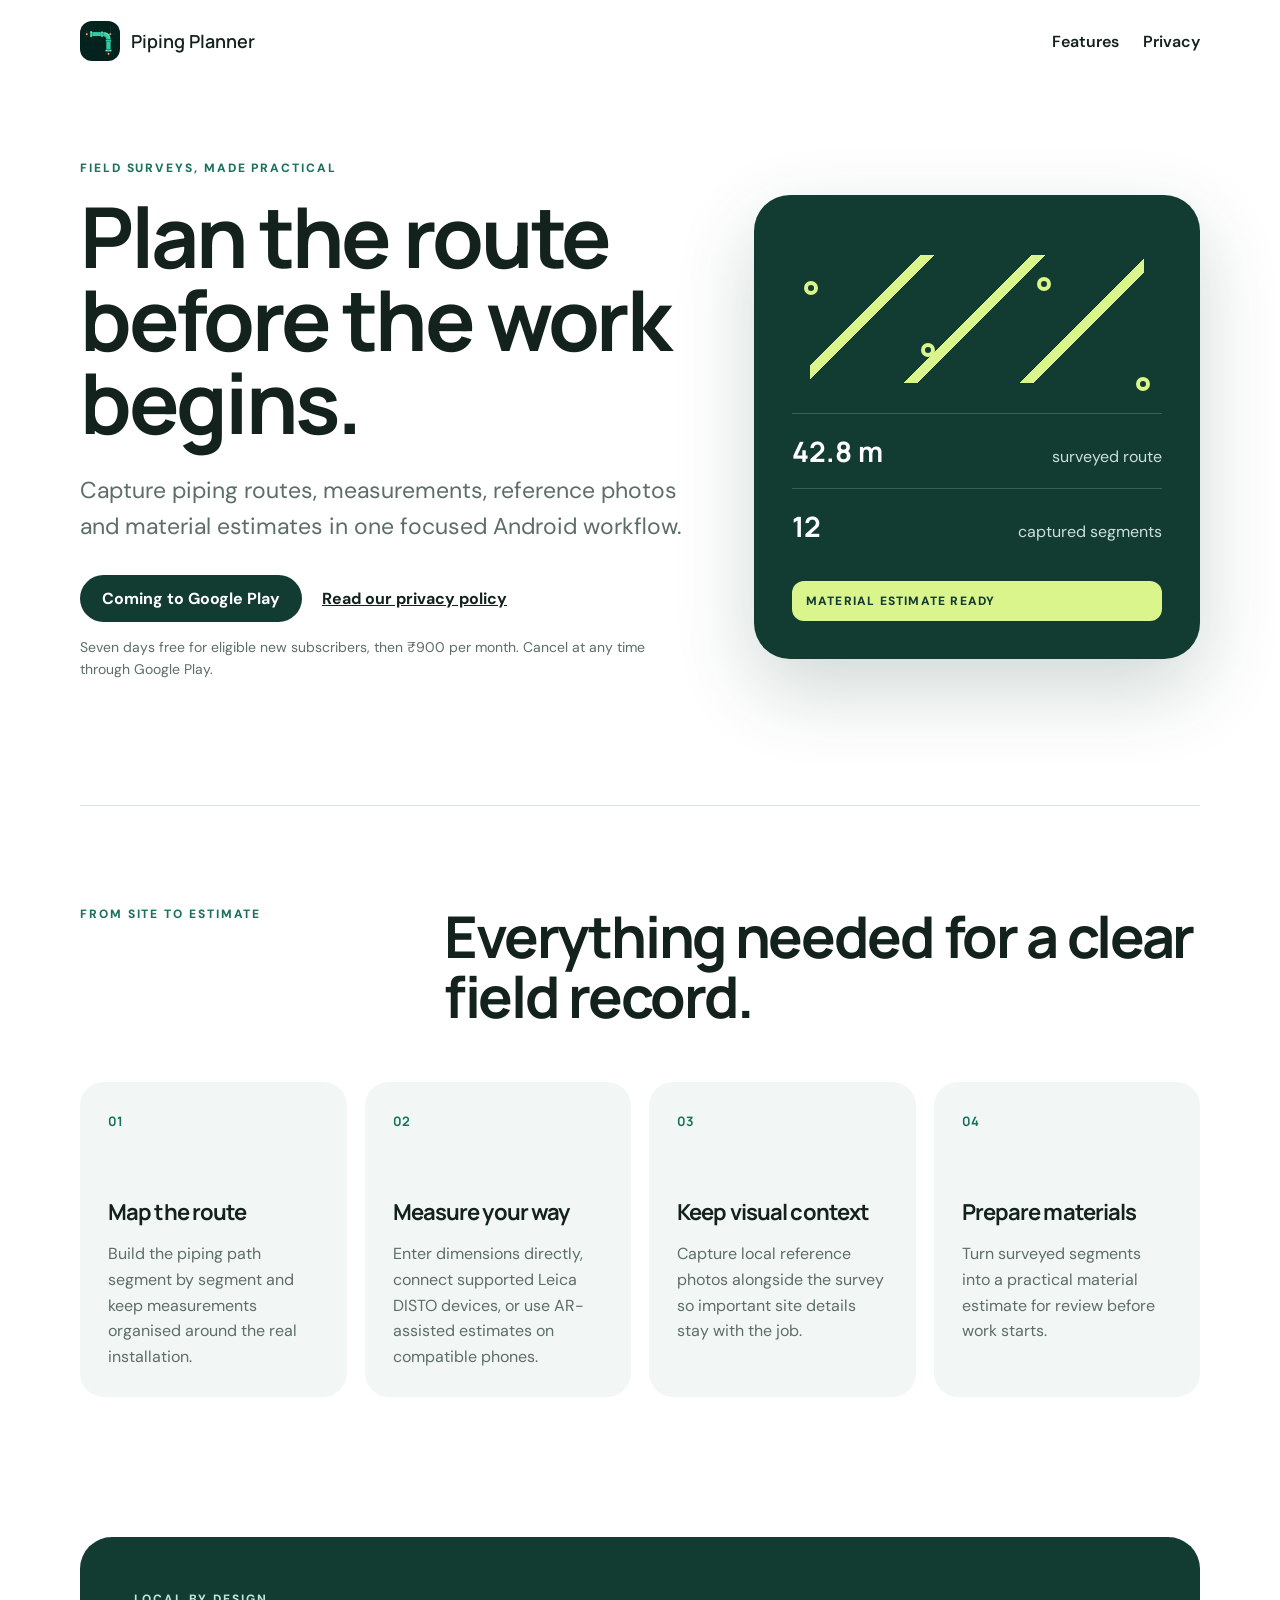
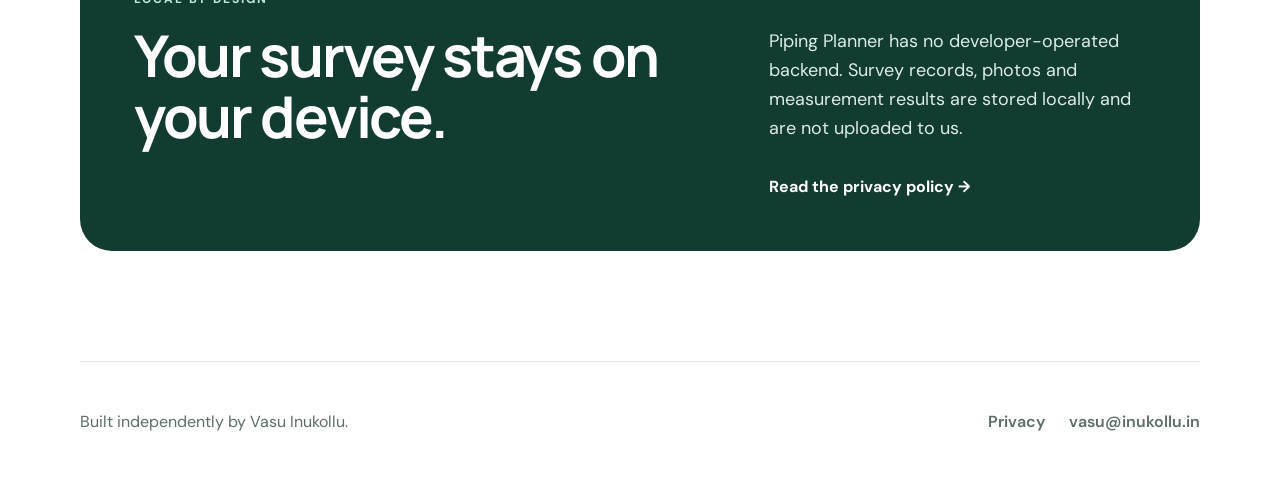
<file: index.html>
<!doctype html>
<html lang="en">
  <head>
    <meta charset="utf-8" />
    <meta name="viewport" content="width=device-width, initial-scale=1" />
    <title>Piping Planner — Plan piping routes with confidence</title>
    <meta name="description" content="Survey piping routes, capture measurements and photos, and prepare practical material estimates from the field." />
    <link rel="canonical" href="https://pipingplanner.inukollu.in/" />
    <meta property="og:title" content="Piping Planner" />
    <meta property="og:description" content="Plan piping routes, capture field measurements and prepare material estimates." />
    <meta property="og:url" content="https://pipingplanner.inukollu.in/" />
    <meta property="og:image" content="https://pipingplanner.inukollu.in/assets/app-icon.png" />
    <meta name="theme-color" content="#123b32" />
    <link rel="icon" href="/favicon.ico?v=2" sizes="any" />
    <link rel="icon" type="image/png" href="/favicon.png?v=2" sizes="512x512" />
    <link rel="apple-touch-icon" href="/favicon.png?v=2" />
    <link rel="stylesheet" href="styles.css" />
  </head>
  <body>
    <header class="nav shell">
      <a class="brand" href="./" aria-label="Piping Planner home"><img class="brand-mark" src="assets/app-icon.png" alt="" /><span>Piping Planner</span></a>
      <nav><a href="#features">Features</a><a href="privacy/">Privacy</a></nav>
    </header>

    <main>
      <section class="hero shell">
        <div class="hero-copy">
          <p class="eyebrow">FIELD SURVEYS, MADE PRACTICAL</p>
          <h1>Plan the route before the work begins.</h1>
          <p class="lede">Capture piping routes, measurements, reference photos and material estimates in one focused Android workflow.</p>
          <div class="actions"><span class="primary">Coming to Google Play</span><a href="privacy/">Read our privacy policy</a></div>
          <p class="trial">Seven days free for eligible new subscribers, then ₹900 per month. Cancel at any time through Google Play.</p>
        </div>
        <div class="route-card" aria-label="Illustration of a planned piping route">
          <div class="route-line"><i></i><i></i><i></i><i></i></div>
          <div class="metric"><strong>42.8 m</strong><span>surveyed route</span></div>
          <div class="metric"><strong>12</strong><span>captured segments</span></div>
          <div class="status">MATERIAL ESTIMATE READY</div>
        </div>
      </section>

      <section class="features shell" id="features">
        <div class="section-heading"><p class="eyebrow">FROM SITE TO ESTIMATE</p><h2>Everything needed for a clear field record.</h2></div>
        <div class="feature-grid">
          <article><span>01</span><h3>Map the route</h3><p>Build the piping path segment by segment and keep measurements organised around the real installation.</p></article>
          <article><span>02</span><h3>Measure your way</h3><p>Enter dimensions directly, connect supported Leica DISTO devices, or use AR-assisted estimates on compatible phones.</p></article>
          <article><span>03</span><h3>Keep visual context</h3><p>Capture local reference photos alongside the survey so important site details stay with the job.</p></article>
          <article><span>04</span><h3>Prepare materials</h3><p>Turn surveyed segments into a practical material estimate for review before work starts.</p></article>
        </div>
      </section>

      <section class="privacy-callout shell">
        <div><p class="eyebrow">LOCAL BY DESIGN</p><h2>Your survey stays on your device.</h2></div>
        <p>Piping Planner has no developer-operated backend. Survey records, photos and measurement results are stored locally and are not uploaded to us.</p>
        <a href="privacy/">Read the privacy policy <span aria-hidden="true">→</span></a>
      </section>
    </main>

    <footer class="shell"><p>Built independently by Vasu Inukollu.</p><div><a href="privacy/">Privacy</a><a href="mailto:vasu@inukollu.in">vasu@inukollu.in</a></div></footer>
  </body>
</html>
</file>
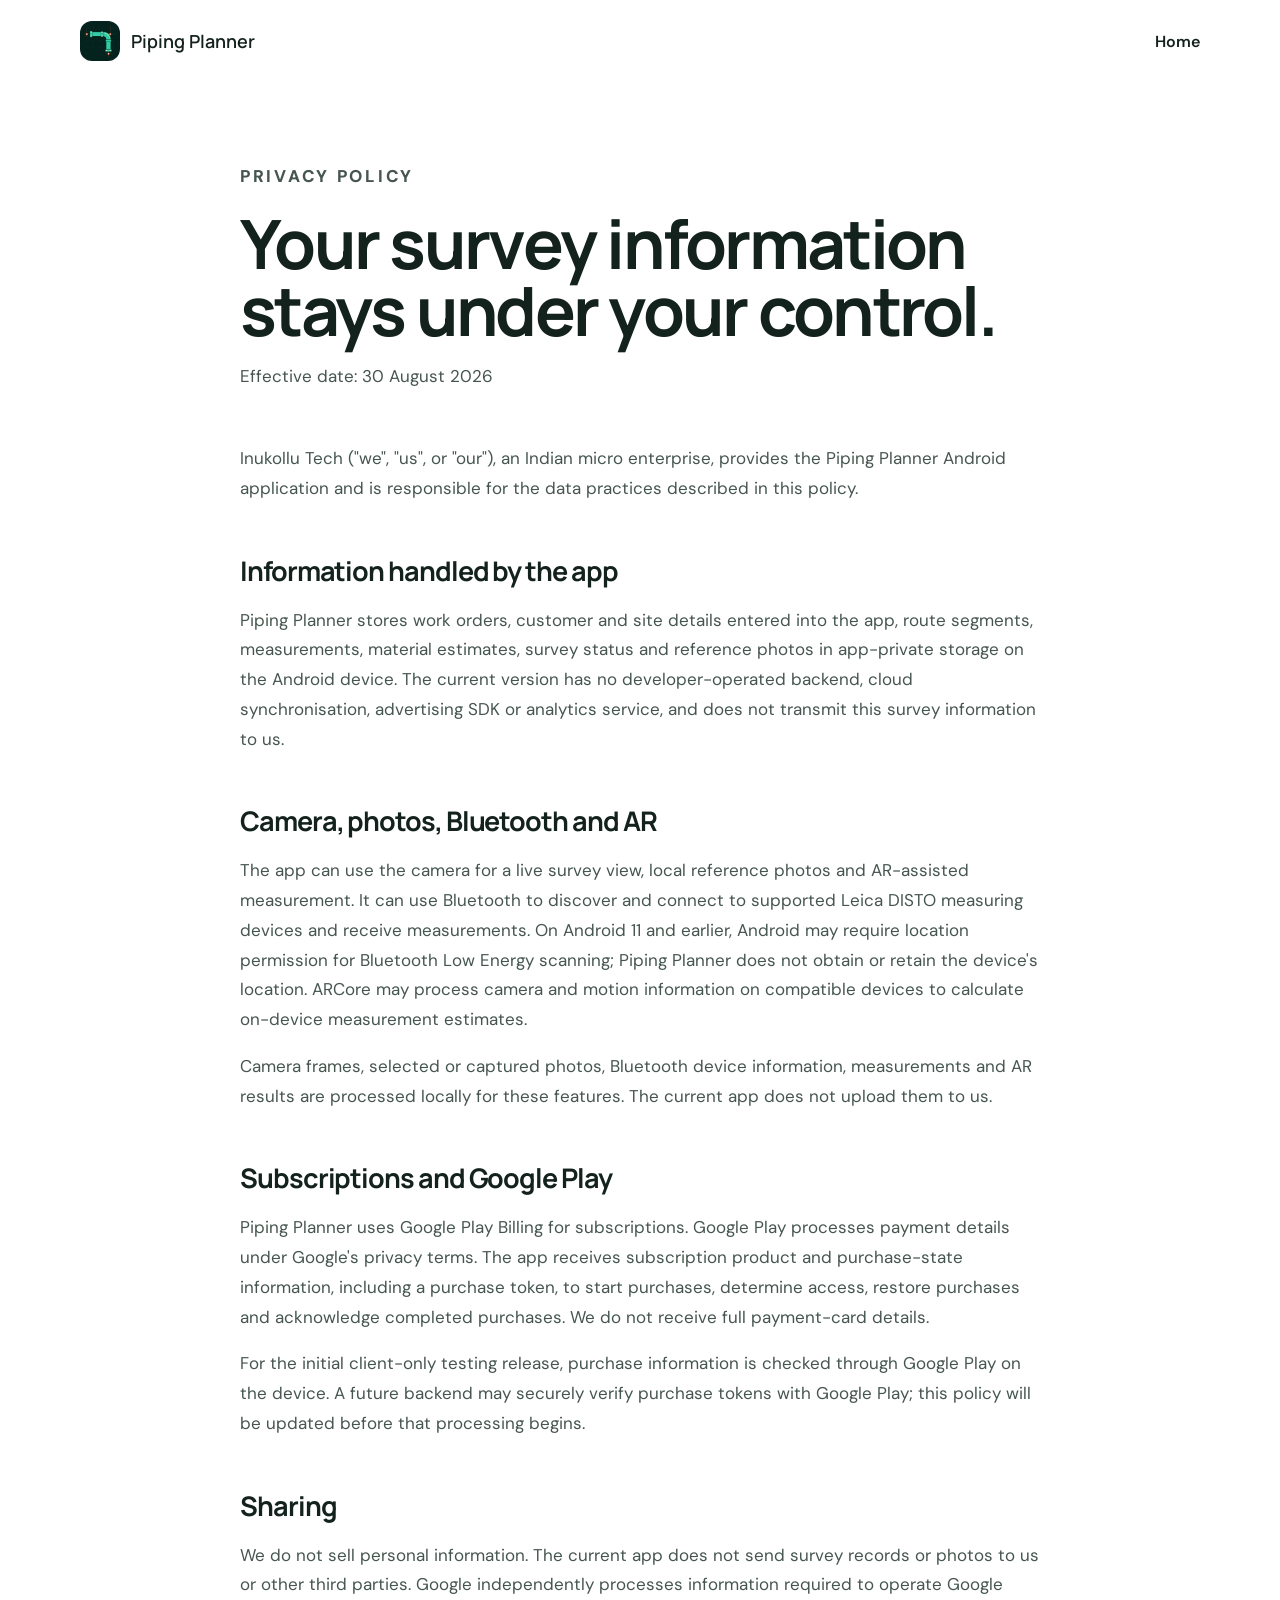
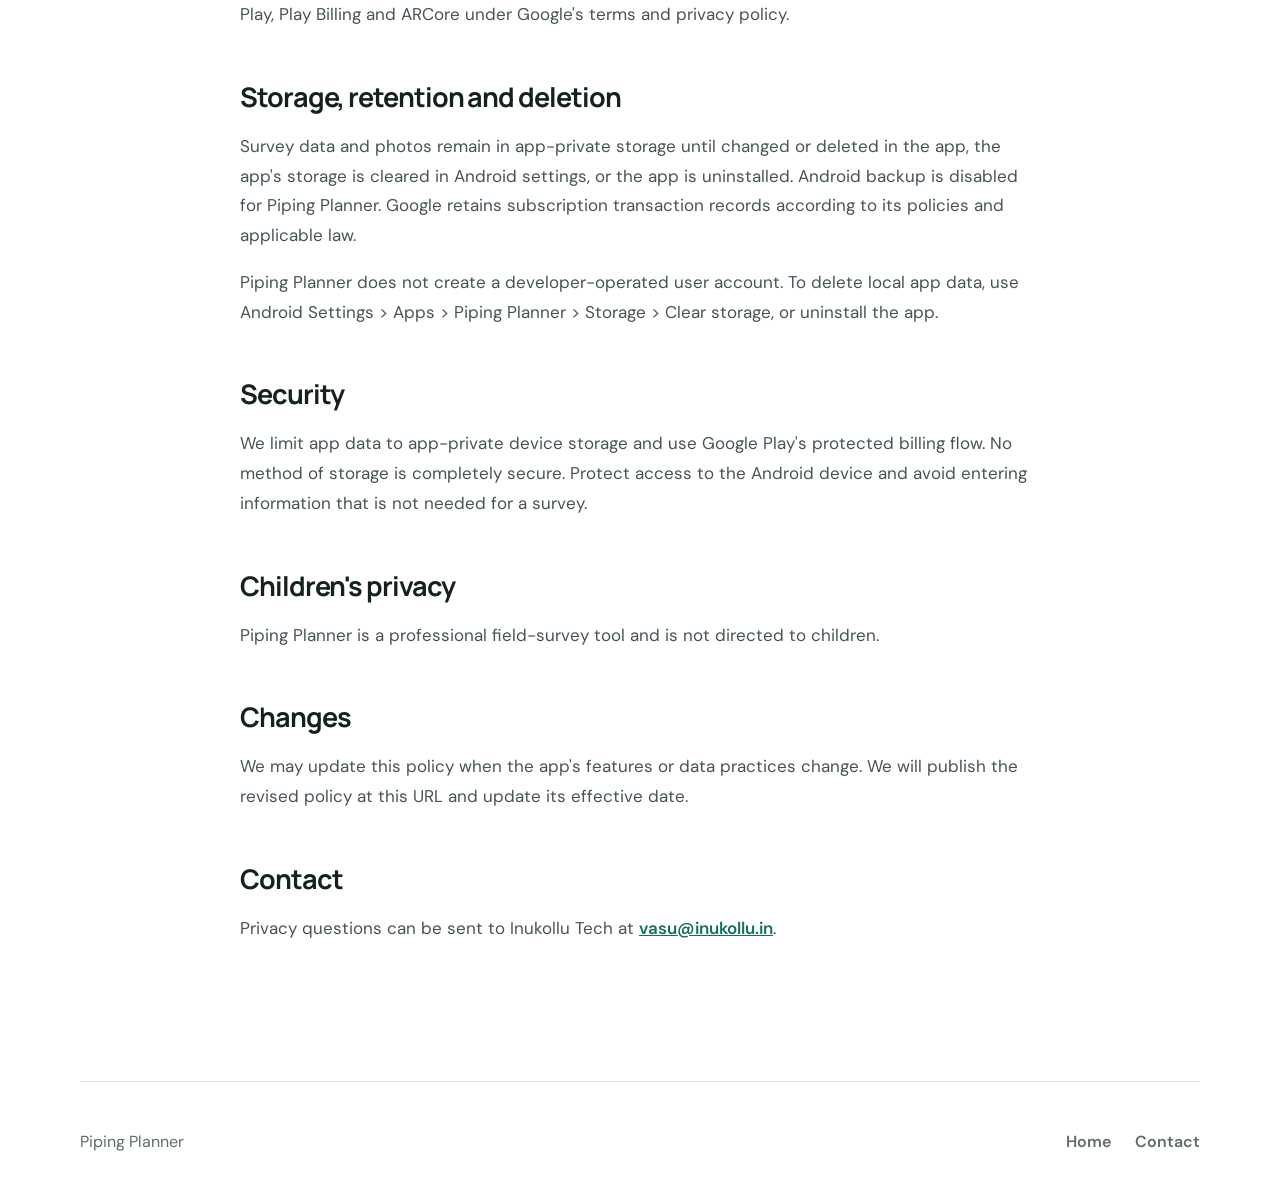
<file: privacy/index.html>
<!doctype html>
<html lang="en">
  <head>
    <meta charset="utf-8" />
    <meta name="viewport" content="width=device-width, initial-scale=1" />
    <title>Privacy Policy — Piping Planner</title>
    <meta name="description" content="Piping Planner privacy policy." />
    <link rel="canonical" href="https://pipingplanner.inukollu.in/privacy/" />
    <meta name="theme-color" content="#123b32" />
    <link rel="icon" href="/favicon.ico?v=2" sizes="any" />
    <link rel="icon" type="image/png" href="/favicon.png?v=2" sizes="512x512" />
    <link rel="apple-touch-icon" href="/favicon.png?v=2" />
    <link rel="stylesheet" href="../styles.css" />
  </head>
  <body>
    <header class="nav shell"><a class="brand" href="../"><img class="brand-mark" src="../assets/app-icon.png" alt="" /><span>Piping Planner</span></a><a href="../">Home</a></header>
    <main class="policy shell">
      <p class="eyebrow">PRIVACY POLICY</p>
      <h1>Your survey information stays under your control.</h1>
      <p class="updated">Effective date: 30 August 2026</p>
      <p>Inukollu Tech ("we", "us", or "our"), an Indian micro enterprise, provides the Piping Planner Android application and is responsible for the data practices described in this policy.</p>

      <h2>Information handled by the app</h2>
      <p>Piping Planner stores work orders, customer and site details entered into the app, route segments, measurements, material estimates, survey status and reference photos in app-private storage on the Android device. The current version has no developer-operated backend, cloud synchronisation, advertising SDK or analytics service, and does not transmit this survey information to us.</p>

      <h2>Camera, photos, Bluetooth and AR</h2>
      <p>The app can use the camera for a live survey view, local reference photos and AR-assisted measurement. It can use Bluetooth to discover and connect to supported Leica DISTO measuring devices and receive measurements. On Android 11 and earlier, Android may require location permission for Bluetooth Low Energy scanning; Piping Planner does not obtain or retain the device's location. ARCore may process camera and motion information on compatible devices to calculate on-device measurement estimates.</p>
      <p>Camera frames, selected or captured photos, Bluetooth device information, measurements and AR results are processed locally for these features. The current app does not upload them to us.</p>

      <h2>Subscriptions and Google Play</h2>
      <p>Piping Planner uses Google Play Billing for subscriptions. Google Play processes payment details under Google's privacy terms. The app receives subscription product and purchase-state information, including a purchase token, to start purchases, determine access, restore purchases and acknowledge completed purchases. We do not receive full payment-card details.</p>
      <p>For the initial client-only testing release, purchase information is checked through Google Play on the device. A future backend may securely verify purchase tokens with Google Play; this policy will be updated before that processing begins.</p>

      <h2>Sharing</h2>
      <p>We do not sell personal information. The current app does not send survey records or photos to us or other third parties. Google independently processes information required to operate Google Play, Play Billing and ARCore under Google's terms and privacy policy.</p>

      <h2>Storage, retention and deletion</h2>
      <p>Survey data and photos remain in app-private storage until changed or deleted in the app, the app's storage is cleared in Android settings, or the app is uninstalled. Android backup is disabled for Piping Planner. Google retains subscription transaction records according to its policies and applicable law.</p>
      <p>Piping Planner does not create a developer-operated user account. To delete local app data, use Android Settings &gt; Apps &gt; Piping Planner &gt; Storage &gt; Clear storage, or uninstall the app.</p>

      <h2>Security</h2>
      <p>We limit app data to app-private device storage and use Google Play's protected billing flow. No method of storage is completely secure. Protect access to the Android device and avoid entering information that is not needed for a survey.</p>

      <h2>Children's privacy</h2>
      <p>Piping Planner is a professional field-survey tool and is not directed to children.</p>

      <h2>Changes</h2>
      <p>We may update this policy when the app's features or data practices change. We will publish the revised policy at this URL and update its effective date.</p>

      <h2>Contact</h2>
      <p>Privacy questions can be sent to Inukollu Tech at <a href="mailto:vasu@inukollu.in">vasu@inukollu.in</a>.</p>
    </main>
    <footer class="shell"><p>Piping Planner</p><div><a href="../">Home</a><a href="mailto:vasu@inukollu.in">Contact</a></div></footer>
  </body>
</html>
</file>
<file: styles.css>
@import url('https://fonts.googleapis.com/css2?family=DM+Sans:wght@400;500;600;700&family=Manrope:wght@600;700;800&display=swap');
:root{--green:#123b32;--mint:#bce6d8;--lime:#d9f58c;--ink:#14221e;--muted:#5d6d67;--line:#dbe5e1;--soft:#f2f7f5;--white:#fff}*{box-sizing:border-box}html{scroll-behavior:smooth}body{margin:0;color:var(--ink);background:var(--white);font-family:'DM Sans',sans-serif}a{color:inherit}.shell{width:min(1120px,calc(100% - 40px));margin-inline:auto}.nav{height:82px;display:flex;align-items:center;justify-content:space-between}.nav nav,.nav>div,footer div{display:flex;gap:24px}.nav a,footer a{text-decoration:none;font-weight:600}.brand{display:flex;align-items:center;gap:11px;font:700 18px 'Manrope',sans-serif}.brand-mark{display:block;width:40px;height:40px;object-fit:cover;border-radius:12px}.hero{min-height:650px;display:grid;grid-template-columns:1.15fr .85fr;gap:70px;align-items:center;padding-block:78px 110px}.eyebrow{margin:0 0 18px;color:#19725e;font-size:12px;font-weight:800;letter-spacing:.16em}h1,h2,h3{margin:0;font-family:'Manrope',sans-serif;letter-spacing:-.04em}h1{font-size:clamp(48px,7vw,84px);line-height:.99}.lede{max-width:680px;margin:30px 0;color:var(--muted);font-size:clamp(19px,2vw,23px);line-height:1.55}.actions{display:flex;align-items:center;gap:20px;flex-wrap:wrap}.actions a{font-weight:700}.primary{display:inline-flex;padding:13px 22px;border-radius:999px;color:white;background:var(--green);font-weight:700}.trial{max-width:620px;color:var(--muted);font-size:14px;line-height:1.6}.route-card{padding:38px;border-radius:36px;background:var(--green);color:white;box-shadow:0 30px 80px rgba(18,59,50,.2)}.route-line{height:180px;position:relative}.route-line:before{content:"";position:absolute;inset:22px 18px 30px;background:linear-gradient(135deg,transparent 24%,var(--lime) 24% 27%,transparent 27% 48%,var(--lime) 48% 51%,transparent 51% 73%,var(--lime) 73% 76%,transparent 76%)}.route-line i{position:absolute;width:14px;height:14px;border:4px solid var(--lime);background:var(--green);border-radius:50%}.route-line i:nth-child(1){left:12px;top:48px}.route-line i:nth-child(2){left:35%;top:110px}.route-line i:nth-child(3){right:30%;top:44px}.route-line i:nth-child(4){right:12px;bottom:22px}.metric{display:flex;align-items:baseline;justify-content:space-between;padding:18px 0;border-top:1px solid rgba(255,255,255,.18)}.metric strong{font:700 28px 'Manrope',sans-serif}.metric span{color:#cce0d9}.status{margin-top:18px;padding:12px 14px;color:var(--green);background:var(--lime);border-radius:12px;font-size:12px;font-weight:800;letter-spacing:.1em}.features{padding-block:100px;border-top:1px solid var(--line)}.section-heading{display:grid;grid-template-columns:.65fr 1.35fr;margin-bottom:56px}.section-heading h2,.privacy-callout h2{font-size:clamp(34px,4.5vw,58px);line-height:1.05}.feature-grid{display:grid;grid-template-columns:repeat(4,1fr);gap:18px}.feature-grid article{min-height:280px;padding:28px;background:var(--soft);border-radius:24px}.feature-grid span{color:#19725e;font:700 13px 'Manrope',sans-serif}.feature-grid h3{margin:66px 0 14px;font-size:22px}.feature-grid p{margin:0;color:var(--muted);line-height:1.6}.privacy-callout{margin-block:40px 110px;padding:54px;display:grid;grid-template-columns:1.2fr .8fr;gap:30px 70px;color:white;background:var(--green);border-radius:32px}.privacy-callout .eyebrow{color:var(--mint)}.privacy-callout>p{margin:36px 0 0;color:#dcece7;font-size:18px;line-height:1.6}.privacy-callout a{grid-column:2;width:max-content;font-weight:700;text-decoration:none}footer{min-height:120px;display:flex;align-items:center;justify-content:space-between;border-top:1px solid var(--line);color:var(--muted)}.policy{max-width:800px;padding-block:80px 120px}.policy h1{font-size:clamp(42px,6vw,68px);margin-bottom:18px}.policy .updated{margin-bottom:52px}.policy h2{margin:48px 0 14px;font-size:27px}.policy p{color:#46564f;font-size:17px;line-height:1.75}.policy a{color:#14705a;font-weight:600}@media(max-width:820px){.hero{grid-template-columns:1fr;min-height:auto;padding-top:50px}.route-card{max-width:480px}.section-heading,.privacy-callout{grid-template-columns:1fr}.feature-grid{grid-template-columns:repeat(2,1fr)}.privacy-callout a{grid-column:1}}@media(max-width:520px){.shell{width:min(100% - 28px,1120px)}.nav{height:70px}.nav nav{gap:16px}.hero{padding-block:44px 72px;gap:44px}h1{font-size:46px}.feature-grid{grid-template-columns:1fr}.features{padding-block:72px}.privacy-callout{margin-bottom:72px;padding:32px 24px;border-radius:24px}footer{align-items:flex-start;flex-direction:column;justify-content:center;gap:14px;padding-block:28px}}
</file>
